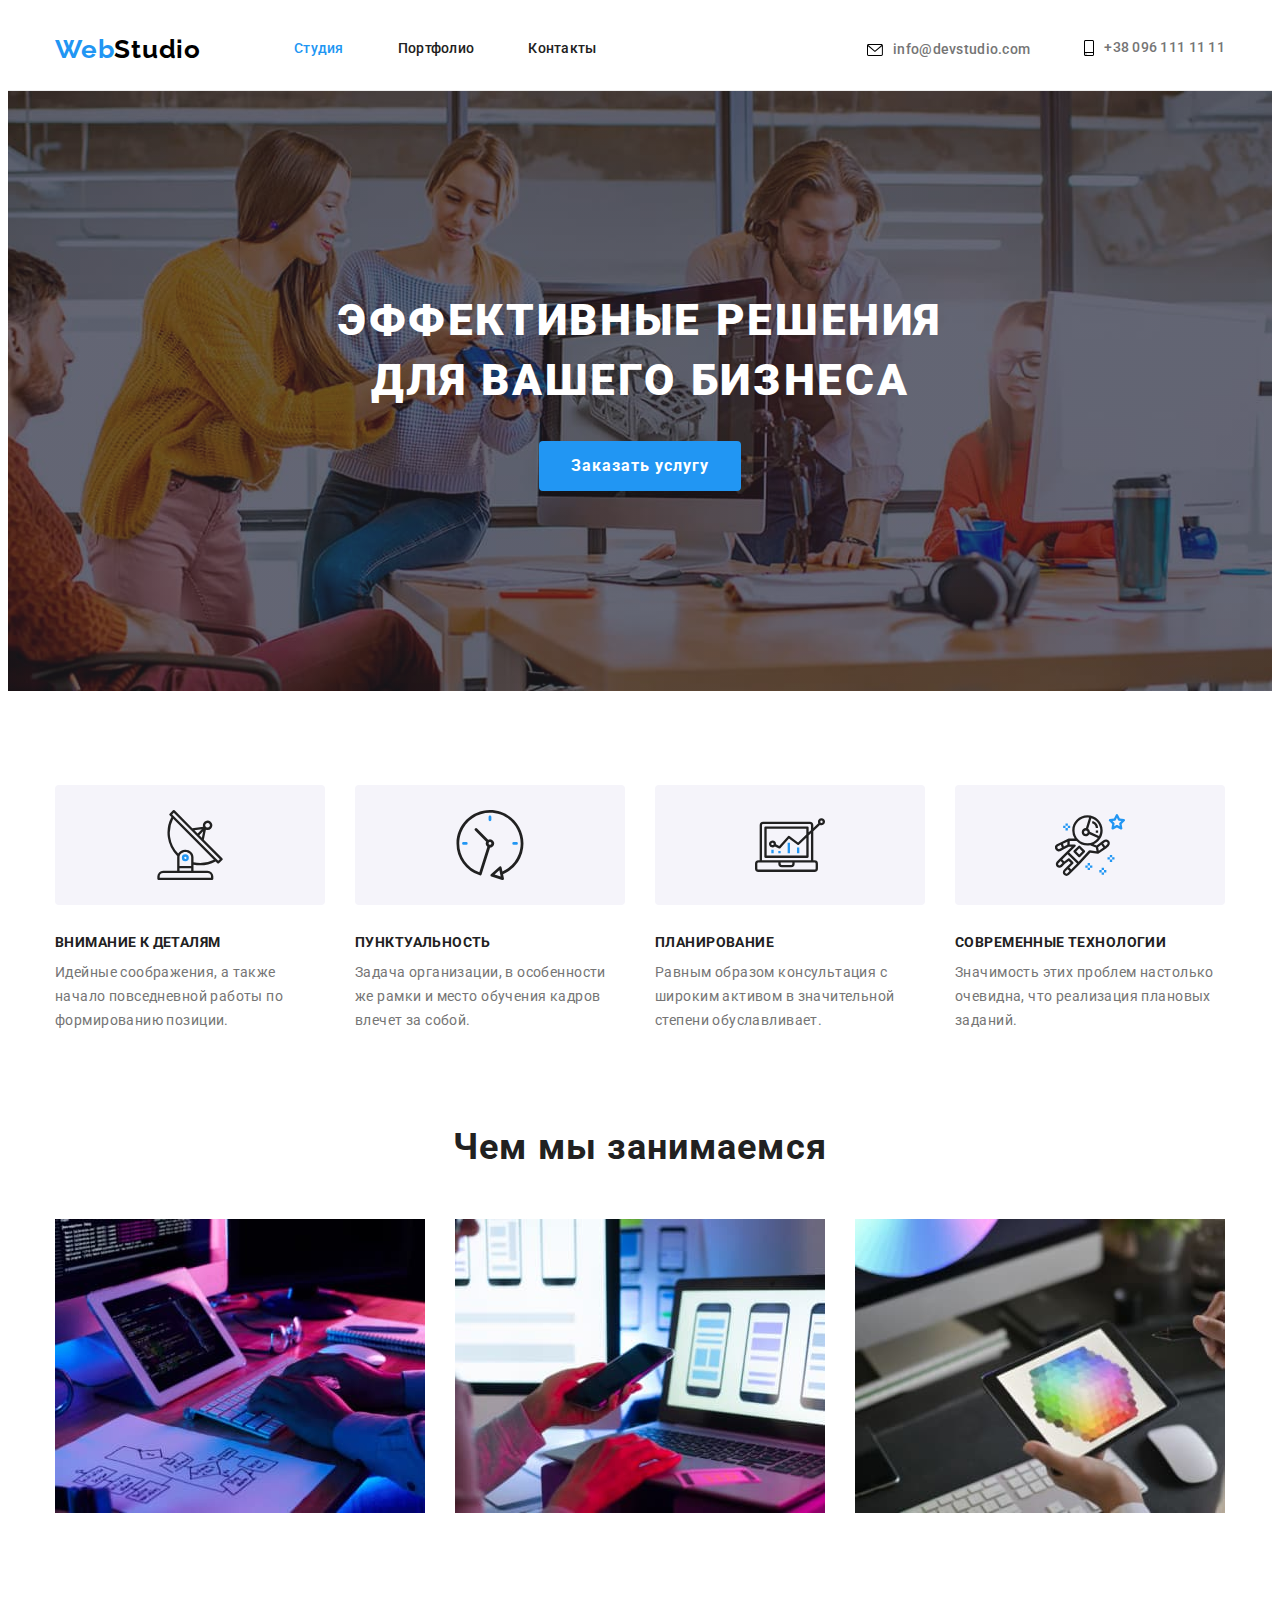
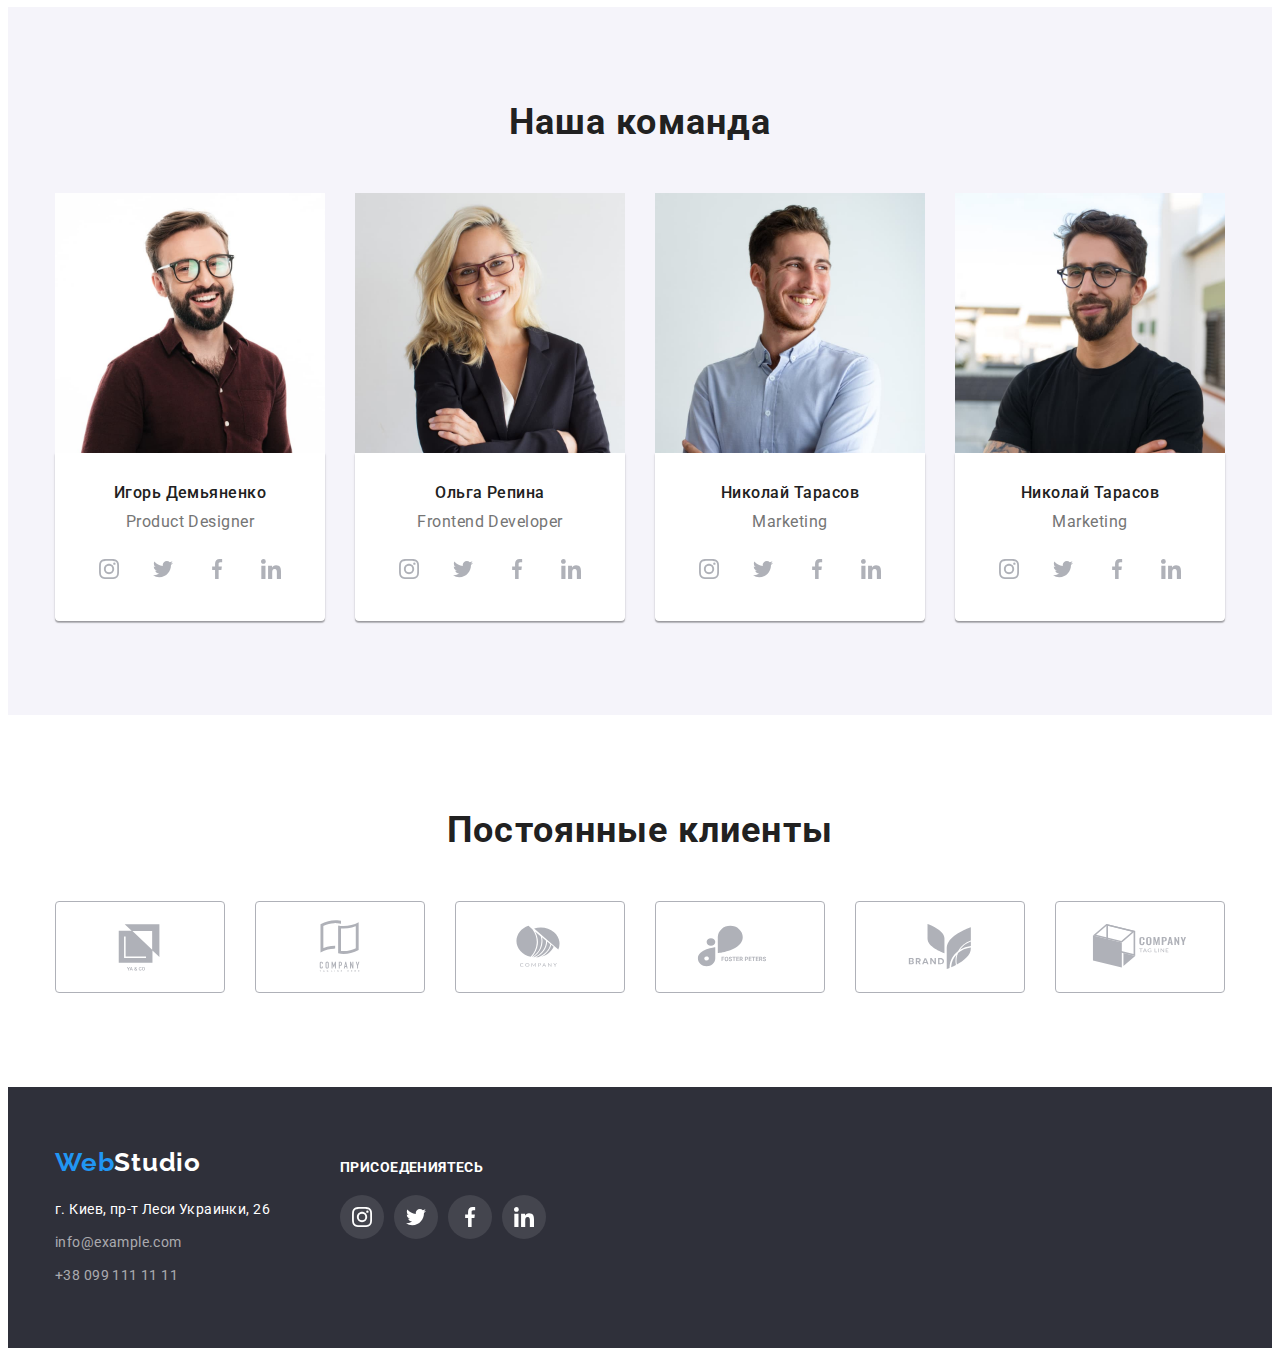
<file: index.html>
<!DOCTYPE html>
<html lang="ru">
  <head>
    <meta charset="UTF-8" />
    <meta http-equiv="X-UA-Compatible" content="IE=edge" />
    <meta name="viewport" content="width=device-width, initial-scale=1.0" />
    <title>Document</title>

    <link rel="preconnect" href="https://fonts.googleapis.com" />
    <link rel="preconnect" href="https://fonts.gstatic.com" crossorigin />
    <link
      href="https://fonts.googleapis.com/css2?family=Raleway:wght@700&family=Roboto:wght@400;500;700;900&display=swap"
      rel="stylesheet"
    />

    <link
      rel="stylesheet"
      href="https://cdnjs.cloudflare.com/ajax/libs/modern-normalize/1.1.0/modern-normalize.min.css"
      integrity="sha512-wpPYUAdjBVSE4KJnH1VR1HeZfpl1ub8YT/NKx4PuQ5NmX2tKuGu6U/JRp5y+Y8XG2tV+wKQpNHVUX03MfMFn9Q=="
      crossorigin="anonymous"
      referrerpolicy="no-referrer"
    />

    <link rel="stylesheet" href="./css/styles.css" />
  </head>

  <body>
    <header class="header">
      <div class="container">
        <div class="header-inner">
          <a class="header-logo link" href="" lang="en"
            >Web<span class="logo-light link">Studio</span>
          </a>
          <nav class="header-nav">
            <ul class="nav-list list">
              <li class="nav-item">
                <a class="nav-link link prime" href="./index.html">Студия</a>
              </li>
              <li class="nav-item">
                <a class="nav-link link" href="./portfolio.html">Портфолио</a>
              </li>
              <li class="nav-item">
                <a class="nav-link link" href="">Контакты</a>
              </li>
            </ul>
          </nav>
          <ul class="contact-list list">
            <li class="contact-items">
              <a class="contact-link link" href="mailto:info@devstudio.com" lang="en"
                ><svg class="contact-logo" width="16" height="12">
                  <use href="./images/symbol-defs.svg#icon-envelope">
                  </use>
                  </svg>info@devstudio.com</a>
            </li>
            <li class="contact-items">
              <a class="contact-link link" href="tel:+380961111111">
                <svg class="contact-logo" width="10" height="16">
                <use href="./images/symbol-defs.svg#icon-smartphone">
                </use>
                </svg>+38 096 111 11 11</a>
            </li>
          </ul>
        </div>
      </div>
    </header>
    <main>
      <section class="hero">
        <div class="container">
          <h1 class="hero-title">Эффективные решения для вашего бизнеса</h1>
          <button class="btn" type="button">Заказать услугу</button>
        </div>
      </section>
      <section class="quality section">
        <div class="container">
          <h2 class="visually-hidden">Качество команды</h2>
          <ul class="quality-list list">
            <li class="quality-item">
              <div class="quality-icon">
                <svg class="quality-logo" width="70" height="70">
                <use href="./images/symbol-defs.svg#icon-antenna">
                </use>
                </svg>
              </div>
              <h3 class="quality-title">Внимание к деталям</h3>
              <p class="quality-description">
                Идейные соображения, а также начало повседневной работы по формированию позиции.
              </p>
            </li>
            <li class="quality-item">
              <div class="quality-icon">
                <svg class="quality-logo" width="70" height="70">
                <use href="./images/symbol-defs.svg#icon-clock">
                </use>
                </svg>
              </div>
              <h3 class="quality-title">Пунктуальность</h3>
              <p class="quality-description">
                Задача организации, в особенности же рамки и место обучения кадров влечет за собой.
              </p>
            </li>
            <li class="quality-item">
              <div class="quality-icon">
                <svg class="quality-logo" width="70" height="70">
                <use href="./images/symbol-defs.svg#icon-diagram">
                </use>
                </svg>
              </div>
              <h3 class="quality-title">Планирование</h3>
              <p class="quality-description">
                Равным образом консультация с широким активом в значительной степени обуславливает.
              </p>
            </li>
            <li class="quality-item">
              <div class="quality-icon">
                <svg class="quality-logo" width="70" height="70">
                <use href="./images/symbol-defs.svg#icon-astronaut">
                </use>
                </svg>
              </div>
              <h3 class="quality-title">Современные технологии</h3>
              <p class="quality-description">
                Значимость этих проблем настолько очевидна, что реализация плановых заданий.
              </p>
            </li>
          </ul>
        </div>
      </section>
      <section class="work section">
        <div class="container">
          <h2 class="work-subtitle">Чем мы занимаемся</h2>
          <ul class="work-list list">
            <li class="work-item">
              <img src="./images/layout1.jpg" alt="Верстка" width="370" />
            </li>
            <li class="work-item">
              <img src="./images/design1.jpg" alt="Дизайн" width="370" />
            </li>
            <li class="work-item">
              <img src="./images/project.jpg" alt="Стиль" width="370" />
            </li>
          </ul>
        </div>
      </section>
      <section class="team section">
        <div class="container">
          <h2 class="team-subtitle">Наша команда</h2>
          <ul class="team-list list">
            <li class="team-item">
              <img src="./images/igor-demianenko.jpg" alt="Игорь Демьяненко" width="270" />
              <div class="team-wrap">
                <h3 class="team-members">Игорь Демьяненко</h3>
                <p class="speciality" lang="en">Product Designer</p>
                <ul class="team-social-list list">
                  <li class="team-social-item"> 
                    <a href="#" class="team-link" >
                     <svg class="clients-social" width="20" height="20">
                       <use href="./images/symbol-defs.svg#icon-instagram">
                       </use>
                       </svg>
                    </a>
                 <li class="team-social-item"> 
                   <a href="#" class="team-link" >
                    <svg class="clients-social" width="20" height="20">
                     <use href="./images/symbol-defs.svg#icon-twitter">
                      </use>
                     </svg>
                   </a>
                 <li class="team-social-item"> 
                  <a href="#" class="team-link" >
                    <svg class="clients-social" width="20" height="20">
                      <use href="./images/symbol-defs.svg#icon-facebook">
                        </use>
                      </svg>
                   </a>
                <li class="team-social-item"> 
                  <a href="#" class="team-link" >
                    <svg class="clients-social" width="20" height="20">
                     <use href="./images/symbol-defs.svg#icon-linkedin">
                      </use>
                     </svg>
                  </a>
                </ul>
              </div>
            </li>
            <li class="team-item">
              <img src="./images/olga-repina.jpg" alt="Ольга Репина" width="270" />
              <div class="team-wrap">
                <h3 class="team-members">Ольга Репина</h3>
                <p class="speciality" lang="en">Frontend Developer</p>
                <ul class="team-social-list list">
                  <li class="team-social-item"> 
                    <a href="#" class="team-link" >
                     <svg class="clients-social" width="20" height="20">
                       <use href="./images/symbol-defs.svg#icon-instagram">
                        </use>
                       </svg>
                    </a>
                 <li class="team-social-item"> 
                   <a href="#" class="team-link" >
                    <svg class="clients-social" width="20" height="20">
                     <use href="./images/symbol-defs.svg#icon-twitter">
                      </use>
                     </svg>
                   </a>
                 <li class="team-social-item"> 
                  <a href="#" class="team-link" >
                    <svg class="clients-social" width="20" height="20">
                      <use href="./images/symbol-defs.svg#icon-facebook">
                        </use>
                      </svg>
                   </a>
                <li class="team-social-item"> 
                  <a href="#" class="team-link" >
                    <svg class="clients-social" width="20" height="20">
                     <use href="./images/symbol-defs.svg#icon-linkedin">
                      </use>
                     </svg>
                  </a>
                </ul>
              </div>
            </li>
            <li class="team-item">
              <img src="./images/nikolai-tarasov.jpg" alt="Николай Тарасов" width="270" />
              <div class="team-wrap">
                <h3 class="team-members">Николай Тарасов</h3>
                <p class="speciality" lang="en">Marketing</p>
                <ul class="team-social-list list">
                  <li class="team-social-item"> 
                    <a href="#" class="team-link" >
                     <svg class="clients-social" width="20" height="20">
                       <use href="./images/symbol-defs.svg#icon-instagram">
                        </use>
                       </svg>
                    </a>
                 <li class="team-social-item"> 
                   <a href="#" class="team-link" >
                    <svg class="clients-social" width="20" height="20">
                     <use href="./images/symbol-defs.svg#icon-twitter">
                      </use>
                     </svg>
                   </a>
                 <li class="team-social-item"> 
                  <a href="#" class="team-link" >
                    <svg class="clients-social" width="20" height="20">
                      <use href="./images/symbol-defs.svg#icon-facebook">
                        </use>
                      </svg>
                   </a>
                <li class="team-social-item"> 
                  <a href="#" class="team-link" >
                    <svg class="clients-social" width="20" height="20">
                     <use href="./images/symbol-defs.svg#icon-linkedin">
                      </use>
                     </svg>
                  </a>
                </ul>
              </div>
            </li>
            <li class="team-item">
              <img src="./images/mihail-ermakov.jpg" alt="Михаил Ермаков" width="270" />
              <div class="team-wrap">
                <h3 class="team-members">Николай Тарасов</h3>
                <p class="speciality" lang="en">Marketing</p>
                <ul class="team-social-list list">
                  <li class="team-social-item"> 
                    <a href="#" class="team-link" >
                     <svg class="clients-social" width="20" height="20">
                       <use href="./images/symbol-defs.svg#icon-instagram">
                        </use>
                       </svg>
                    </a>
                 <li class="team-social-item"> 
                   <a href="#" class="team-link" >
                    <svg class="clients-social" width="20" height="20">
                     <use href="./images/symbol-defs.svg#icon-twitter">
                      </use>
                     </svg>
                   </a>
                 <li class="team-social-item"> 
                  <a href="#" class="team-link" >
                    <svg class="clients-social" width="20" height="20">
                      <use href="./images/symbol-defs.svg#icon-facebook">
                        </use>
                      </svg>
                   </a>
                <li class="team-social-item"> 
                  <a href="#" class="team-link" >
                    <svg class="clients-social" width="20" height="20">
                     <use href="./images/symbol-defs.svg#icon-linkedin">
                      </use>
                     </svg>
                  </a>
                </ul>
              </div>
            </li>
          </ul>
        </div>
      </section>
      <section class="clients section">
        <div class="container">
          <h2 class="clients-subtitle">Постоянные клиенты</h2>
        <ul class="clients-list list">
          <li class="clients-item"> 
           <a href="#" class="clients-link" >
            <svg class="clients-logo" width="106" height="60">
              <use href="./images/symbol-defs.svg#icon-Logoya-co">
                </use>
              </svg>
           </a>
           </li>
           <li class="clients-item"> 
            <a href="#" class="clients-link" >
             <svg class="clients-logo" width="106" height="60">
               <use href="./images/symbol-defs.svg#icon-Logotaglin">
                </use>
               </svg>
            </a>
            </li>
            <li class="clients-item"> 
              <a href="#" class="clients-link" >
               <svg class="clients-logo" width="106" height="60">
                 <use href="./images/symbol-defs.svg#icon-Logocompany">
                  </use>
                 </svg>
              </a>
              </li>
              <li class="clients-item" > 
                <a href="#" class="clients-link" >
                 <svg class="clients-logo" width="106" height="60">
                   <use href="./images/symbol-defs.svg#icon-Logofoster">
                    </use>
                   </svg>
                </a>
                </li>
                <li class="clients-item"> 
                  <a href="#" class="clients-link" >
                   <svg class="clients-logo" width="106" height="60">
                     <use href="./images/symbol-defs.svg#icon-Logobrand">
                      </use>
                     </svg>
                  </a>
                  </li>
                  <li class="clients-item"> 
                    <a href="#" class="clients-link" >
                     <svg class="clients-logo" width="106" height="60">
                       <use href="./images/symbol-defs.svg#icon-Logotagline">
                        </use>
                       </svg>
                    </a>
                    </li>
        </ul>
      </div>
      </section>
    </main>
    <footer class="footer">
      <div class="container">
       <div class="footer-block">
        <div class="footer-link">
          <a class="footer-logo link" href="" lang="en"
        >Web<span class="logo-black link">Studio</span></a
      >
      <address class="footer-addres">
        <ul class="footer-list list">
          <li class="footer-item">
            <a
              class="footer-map link"
              href="https://goo.gl/maps/xmcC9F6GGdkySyZK7"
              rel="noopener noreferrer nofollow"
              >г. Киев, пр-т Леси Украинки, 26</a
            >
          </li>
          <li class="footer-item">
            <a class="fcontact-link link" href="mailto:info@example.com" lang="en"
              >info@example.com</a
            >
          </li>
          <li class="footer-item">
            <a class="fcontact-link link" href="tel:+380991111111">+38 099 111 11 11</a>
          </li>
        </ul>
      </address>
        </div>
        <div class="footer-social">
          <h2 class="footer-title">Присоедениятесь</h2>
      <ul class="footer-social-list list">
        <li class="footer-social-item"> 
          <a href="#" class="footer-logo-link">
            <svg class="footer-logo-social" width="20" height="20">
              <use href="./images/symbol-defs.svg#icon-instagram">
                </use>

              </svg>
           </a>
        <li class="footer-social-item "> 
          <a href="#" class="footer-logo-link">
           <svg class="footer-logo-social" width="20" height="20">
            <use href="./images/symbol-defs.svg#icon-twitter">
            </use>
            </svg>
          </a>
        <li class="footer-social-item"> 
         <a href="#" class="footer-logo-link">
           <svg class="footer-logo-social" width="20" height="20">            
             <use href="./images/symbol-defs.svg#icon-facebook">
            </use>
             </svg>
          </a>
       <li class="footer-social-item"> 
         <a href="#" class="footer-logo-link" >
           <svg class="footer-logo-social" width="20" height="20">
            <use href="./images/symbol-defs.svg#icon-linkedin">
              </use>
              </svg>
         </a>
      </ul>
        </div>
       </div>
      
      </div>
    </footer>
  </body>
</html>
</file>
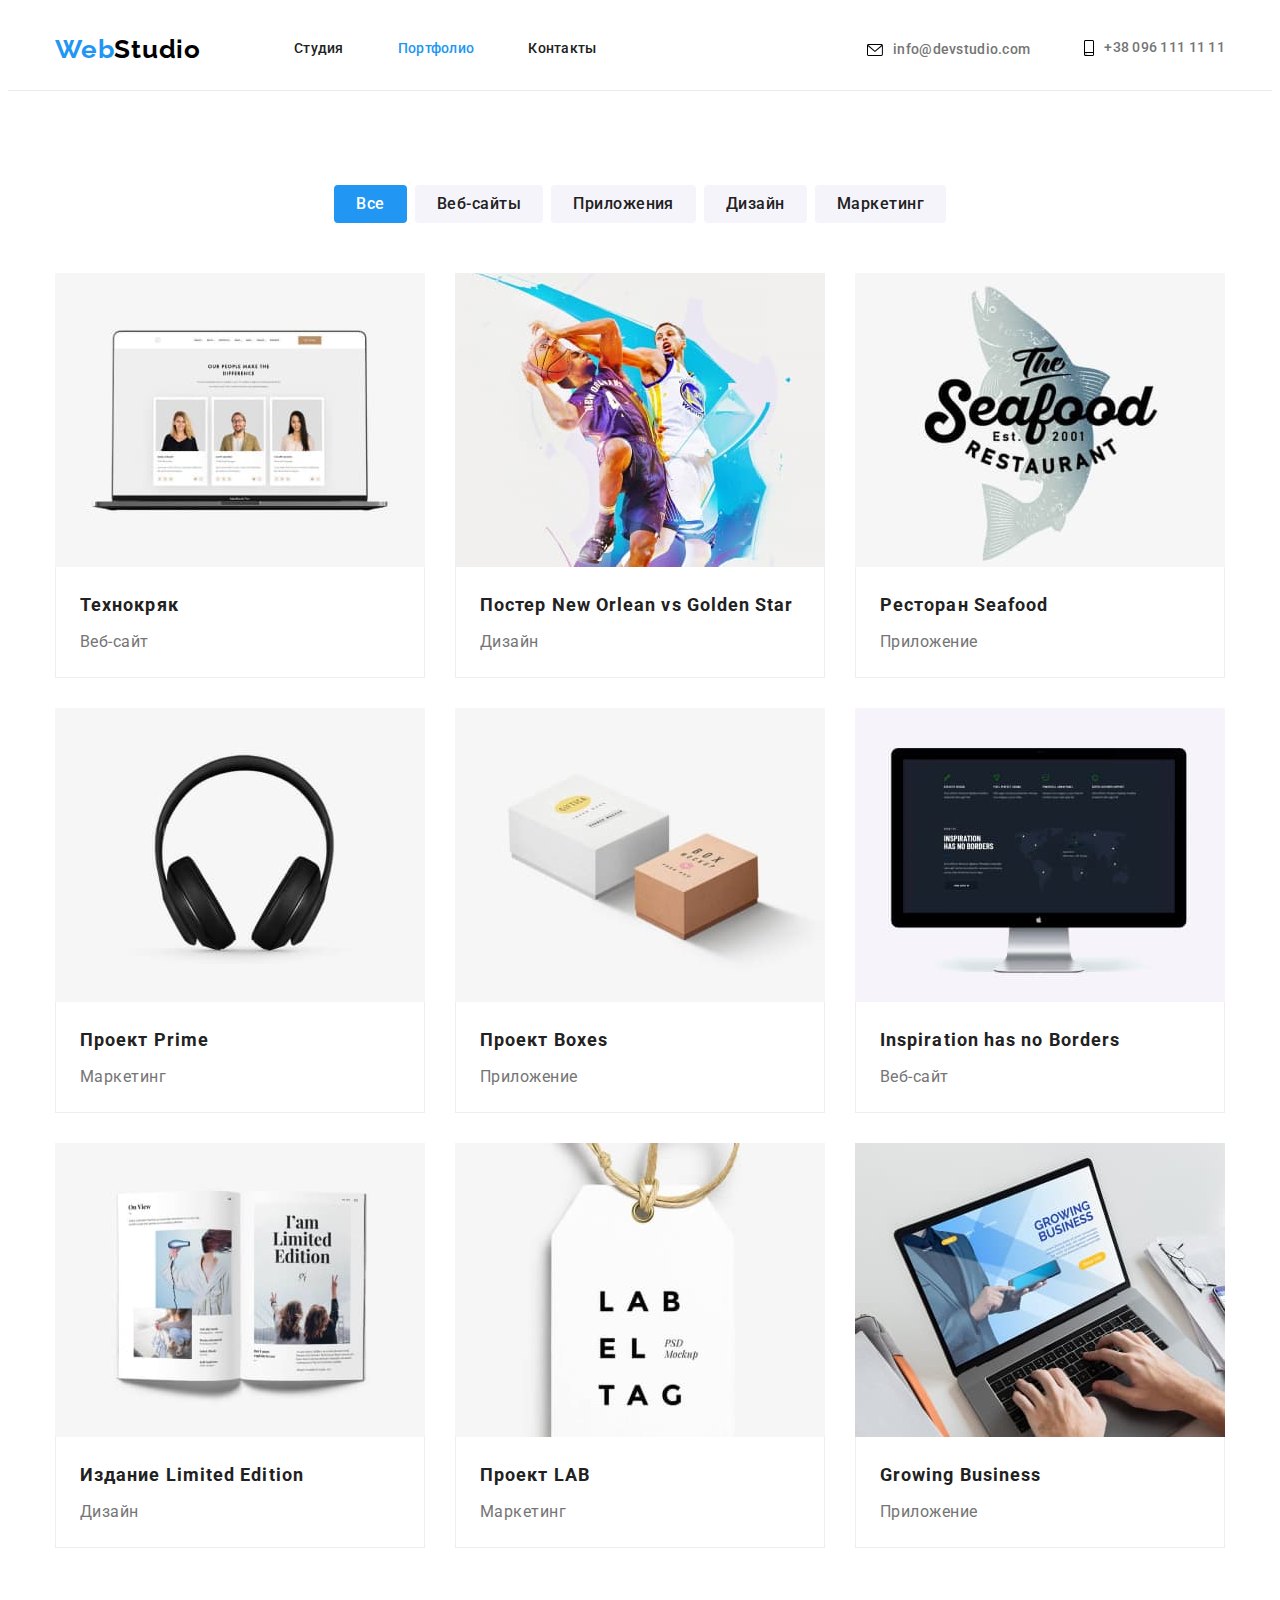
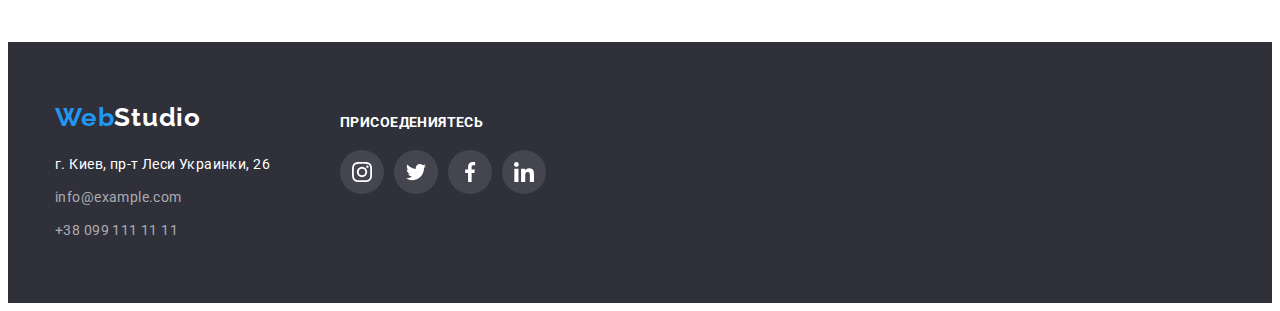
<file: portfolio.html>
<!DOCTYPE html>
<html lang="ru">
  <head>
    <meta charset="UTF-8" />
    <meta http-equiv="X-UA-Compatible" content="IE=edge" />
    <meta name="viewport" content="width=device-width, initial-scale=1.0" />
    <title>Портфоліо</title>
    
    <link rel="preconnect" href="https://fonts.googleapis.com">
<link rel="preconnect" href="https://fonts.gstatic.com" crossorigin>
<link href="https://fonts.googleapis.com/css2?family=Raleway:wght@700&family=Roboto:wght@400;500;700;900&display=swap" rel="stylesheet">
   
<link rel="stylesheet" href="https://cdnjs.cloudflare.com/ajax/libs/modern-normalize/1.1.0/modern-normalize.min.css" integrity="sha512-wpPYUAdjBVSE4KJnH1VR1HeZfpl1ub8YT/NKx4PuQ5NmX2tKuGu6U/JRp5y+Y8XG2tV+wKQpNHVUX03MfMFn9Q==" crossorigin="anonymous" referrerpolicy="no-referrer" />

    <link rel="stylesheet" href="./css/styles.css">

  </head>
   <body>
      <header class="header">
    <div class="container">
      <div class="header-inner">
      <a class="header-logo link" href="" lang="en">Web<span class="logo-light link">Studio</span> </a>
      <nav class="header-nav">
        <ul class="nav-list list">
          <li class="nav-item">
            <a class="nav-link link " href="./index.html">Студия</a>
          </li>
          <li class="nav-item">
            <a class="nav-link link prime" href="./portfolio.html">Портфолио</a>
          </li>
          <li class="nav-item">
            <a class="nav-link link" href="">Контакты</a>
          </li>
        </ul>
      </nav>
      <ul class="contact-list list">
        <li class="contact-items">
          <a class="contact-link link" href="mailto:info@devstudio.com" lang="en"
            ><svg class="contact-logo" width="16" height="12">
              <use href="./images/symbol-defs.svg#icon-envelope">
              </use>
              </svg>info@devstudio.com</a>
        </li>
        <li class="contact-items">
          <a class="contact-link link" href="tel:+380961111111">
            <svg class="contact-logo" width="10" height="16">
            <use href="./images/symbol-defs.svg#icon-smartphone">
            </use>              
            </svg>+38 096 111 11 11</a>
        </li>
      </ul>
      </div>
      </div>
    </header>
    <main>
      <section class="example section">
        <div class="container">
        <h1 class="visually-hidden">примеры работ</h1>
        <ul class="example-list list">
          <li class="example-item"><button class="example-btn active-btn" type="button">Все</button></li>
          <li class="example-item"><button class="example-btn" type="button">Веб-сайты</button></li>
          <li class="example-item"><button class="example-btn" type="button">Приложения</button></li>
          <li class="example-item"><button class="example-btn" type="button">Дизайн</button></li>
          <li class="example-item"><button class="example-btn" type="button">Маркетинг</button></li>
        </ul>
        <ul class="inst-list list">
          <li class="inst-item">
            <a class="link" href=""> <img src="./images/techno.jpg" alt="Технокряк" width="370" />
            <div class="inst-thumb">
            <h2 class="inst-title">Технокряк</h2>
            <p class="inst-text">Веб-сайт</p>
            </div>
          </a>

           </li>
          <li class="inst-item">
            <a class="link" href=""><img src="./images/poster.jpg" alt="Постер New Orlean vs Golden Star" width="370" />
            <div class="inst-thumb">
            <h2 class="inst-title">Постер New Orlean vs Golden Star</h2>
            <p class="inst-text">Дизайн</p></div></a>
            
            
          </li>
          <li class="inst-item">
            <a class="link" href=""><img src="./images/restoran.jpg" alt="Приложение" width="370" />
            <div class="inst-thumb">
            <h2 class="inst-title">Ресторан Seafood</h2>
            <p class="inst-text">Приложение</p></div></a>
            
            
          </li>
          <li class="inst-item">
            <a class="link" href=""><img src="./images/progect.jpg" alt="Проект Prime" width="370" />
            <div class="inst-thumb">
            <h2 class="inst-title">Проект Prime</h2>
            <p class="inst-text">Маркетинг</p></div></a>
            
          </li>
          <li class="inst-item">
           <a class="link" href=""> <img src="./images/boxes.jpg" alt="Проект Boxes" width="370" />
            <div class="inst-thumb">
            <h2 class="inst-title">Проект Boxes</h2>
            <p class="inst-text">Приложение</p></div></a>
            
          </li>
          <li class="inst-item">
            <a class="link" href=""><img src="./images/inspiration.jpg" alt="Inspiration has no Borders" width="370" />
            <div class="inst-thumb">
            <h2 class="inst-title">Inspiration has no Borders</h2>
            <p class="inst-text">Веб-сайт</p></div></a>
            
          </li>
          <li class="inst-item">
            <a class="link" href=""><img src="./images/limited-edition.jpg" alt="Издание Limited Edition" width="370" />
            <div class="inst-thumb"><h2 class="inst-title">Издание Limited Edition</h2>
            <p class="inst-text">Дизайн</p></div></a>
            
          </li>
          <li class="inst-item">
            <a class="link" href=""><img src="./images/lab.jpg" alt="Проект LAB" width="370" />
            <div class="inst-thumb"> <h2 class="inst-title">Проект LAB</h2>
            <p class="inst-text">Маркетинг</p></div></a>
           
          </li>
          <li class="inst-item">
            <a class="link" href=""><img src="./images/growing-b.jpg" alt="Growing Business" width="370" />
            <div class="inst-thumb"><h2 class="inst-title">Growing Business</h2>
            <p class="inst-text">Приложение</p></div></a>
            
          </li>
        </ul>
        </div>
      </section>
    </main>
    <footer class="footer">
      <div class="container">
       <div class="footer-block">
        <div class="footer-link">
          <a class="footer-logo link" href="" lang="en"
        >Web<span class="logo-black link">Studio</span></a
      >
      <address class="footer-addres">
        <ul class="footer-list list">
          <li class="footer-item">
            <a
              class="footer-map link"
              href="https://goo.gl/maps/xmcC9F6GGdkySyZK7"
              rel="noopener noreferrer nofollow"
              >г. Киев, пр-т Леси Украинки, 26</a
            >
          </li>
          <li class="footer-item">
            <a class="fcontact-link link" href="mailto:info@example.com" lang="en"
              >info@example.com</a
            >
          </li>
          <li class="footer-item">
            <a class="fcontact-link link" href="tel:+380991111111">+38 099 111 11 11</a>
          </li>
        </ul>
      </address>
        </div>
        <div class="footer-social">
          <h2 class="footer-title">Присоедениятесь</h2>
      <ul class="footer-social-list list">
        <li class="footer-social-item"> 
          <a href="#" class="footer-logo-link">
            <svg class="footer-logo-social" width="20" height="20">
              <use href="./images/symbol-defs.svg#icon-instagram">
              </use>
              </svg>
           </a>
        <li class="footer-social-item "> 
          <a href="#" class="footer-logo-link">
           <svg class="footer-logo-social" width="20" height="20">
            <use href="./images/symbol-defs.svg#icon-twitter">
            </use>
            </svg>
          </a>
        <li class="footer-social-item"> 
         <a href="#" class="footer-logo-link">
           <svg class="footer-logo-social" width="20" height="20">
             <use href="./images/symbol-defs.svg#icon-facebook">
             </use>
             </svg>
          </a>
       <li class="footer-social-item"> 
         <a href="#" class="footer-logo-link" >
           <svg class="footer-logo-social" width="20" height="20">
            <use href="./images/symbol-defs.svg#icon-linkedin">
            </use>
            </svg>
         </a>
      </ul>
        </div>
       </div>
      
      </div>
    </footer>
  </body>
</html>
</file>
<file: css/styles.css>
/* колір основного тесту #757575; */
/* колір заголовку #212121; */
/* колір Н1 #FFFFFF; */
/* колір ховера #2196F3; */
/* колір лого п.ч. #2196F3; */
/* колір лого д.ч. #000000; */

:root {
    --primery-text-color : #757575;
    --title-text-color : #212121;
    --primery-title-color : #FFFFFF;
    --hover-color : #2196F3;
    --logo-color-p1 : #2196F3;
    --maplink-text-color :#FFFFFF;
    --footer-contact-text-color : rgba(255, 255, 255, 0.6);
    --background-body-color : #ffffff;
    --background-header-color : #FFFFFF ;
    --background-hero-color : #2F303A;
    --background-team-color : #F5F4FA;
    --background-footer-color :#2F303A;
    --background-example-color : #E5E5E5;
}
html {
    box-sizing: border-box;
}

*,
*::before,
*::after {
    box-sizing: inherit;
}
/* Стили для обнуления верхних отступов у элементов */
h1,
h2,
h3,
h4,
h5,
h6,
p {
	margin-top: 0;
    margin-bottom: 0;
}



/* Свойства для корректного отображения картинок */
img {
	display: block;
	max-width: 100%;
	height: auto;
}


body {
    font-family: 'Roboto', sans-serif;
    color: var(--primery-text-color);
   
}
.list {
    list-style: none;
    padding-left: 0;
    margin: 0;
}
.link {
    text-decoration: none;
    color: inherit;
}
.link:hover,
.link:focus  {
    color: var(--hover-color) ;
    fill: var(--hover-color) ;
}

.section {
    padding: 94px 0px;
}
.container {    
    width: 1200px;
    padding-left: 15px;
    padding-right: 15px;
    margin: 0 auto;
    /* outline: 1px solid tomato; */   
}



.visually-hidden {
    position: absolute;
    white-space: nowrap;
    width: 1px;
    height: 1px;
    overflow: hidden;
    border: 0;
    padding: 0;
    clip: rect(0 0 0 0);
    clip-path: inset(50%);
    margin: -1px;
}

/* header */


.header {
   border-bottom: 1px solid #ECECEC;
   max-width: 1600px;
   margin: 0 auto;
}
.header-inner {
    display: flex;
    align-items: center;   
}

/*  logo */

.header-logo {
    margin-right: 93px;
    font-family: 'Raleway', sans-serif;
    font-weight: 700;
    font-size: 26px;
    line-height: 1.19;
    letter-spacing: 0.03em;

    color: var(--logo-color-p1);

}

.logo-light {
    color: #000000;
}
.header-logo:hover .logo-light,
.header-logo:focus .logo-light {
    color: var(--hover-color);
}

/* Nav */

.nav-link {
    display: block;
    padding-top: 32px;
    padding-bottom: 32px;
    font-weight: 500;
    font-size: 14px;
    line-height: 1.14;
    letter-spacing: 0.02em;
    color: var(--title-text-color);
}
.nav-item {
    display: inline-block;
}
.nav-item:not(:last-child) {
    margin-right: 50px;
}
.prime {
    color: #2196F3;
}
.contact-link {
    display: flex;
    flex-wrap: wrap;
    gap: 10px;
    padding-top: 32px;
    padding-bottom: 32px;
    align-items: center;
    font-weight: 500;
    font-size: 14px;
    line-height: 1.14;
    letter-spacing: 0.02em;
    color: var(--primery-text-color);
}
.contact-items:last-child {
     margin-left: 50px;
}

.contact-list {
    display: inline-block;
    margin-left: auto;
}
.contact-items {
    display: inline-block;
}


/*hero */

.hero {
    text-align: center;
    padding-top: 200px;
    padding-bottom: 200px;
    background-image: 
    linear-gradient( rgba(47, 48, 58, 0.4), 
    rgba(47, 48, 58, 0.4)),
     url(../images/hero-bg.jpg);
    background-color:  #C4C4C4;
    background-repeat: no-repeat;
    background-position: center;
    background-size: cover;
    margin: 0 auto;
    max-width: 1600px;
}
    
.hero-title {
    display: inline-block;
    width: 696px;
    margin-bottom: 30px;
    text-transform: uppercase;
    font-weight: 900;
    font-size: 44px;
    line-height: 1.36;           
    text-align: center;
    letter-spacing: 0.06em;
    color: var(--primery-title-color);
       
}
.btn {
    display: block;
    background-color: #2196F3;
    border-radius: 4px;
    padding: 10px 32px;
    min-width: 200px;
    min-height: 50px;
    border: 0px;
    margin: 0 auto;
    font-family: inherit; 
    font-weight: 700;
    font-size: 16px;
    line-height: 1.88;
    align-items: center;
    text-align: center;
    letter-spacing: 0.06em;
    color : #ffffff;
    cursor: pointer;
}
.btn:hover {
    background-color: #188CE8
}
.btn:focus {
    background-color: #188CE8
}

/* quality */

.quality {
    padding-bottom: 0px;
}


.quality-list {
    display: flex;
    gap: 30px;
}
 .quality-icon{
    display: flex;
    margin-bottom: 30px;
    align-items: center;
    justify-content: center;
    width: 270px;
    height: 120px;
    background: #F5F4FA;
    border-radius: 4px;
 }

.quality-title {
    width: 270px;
    margin-bottom: 10px;
    font-size: 14px;
    line-height: 1.14;
    letter-spacing: 0.03em;
    text-transform: uppercase;
    color : var(--title-text-color);
}
.quality-description {
    width: 270px;
    font-size: 14px;
    line-height: 1.71;
    letter-spacing: 0.03em;
}

/* work */

.work-subtitle {
        margin-bottom: 50px;
        font-size: 36px;
        line-height: 1.17;
        text-align: center;
        letter-spacing: 0.03em;
        color: var(--title-text-color);
}
.work-list {
    display: flex;
    gap: 30px;
}

/* team */

.team {
    background-color: var(--background-team-color);
}
.team-subtitle {
    margin-bottom: 50px;
        font-size: 36px;
        line-height: 1.17;
        text-align: center;
        letter-spacing: 0.03em;
        color: var(--title-text-color);
}
.team-list {
    display: flex;
    gap: 30px;
}
.team-item {
    background-color: #fff;
    border-radius: 0px 0px 4px 4px;
}
.team-wrap {
    padding: 30px 0px;
    box-shadow: 0px 1px 3px 
    rgba(0, 0, 0, 0.12), 0px 1px 1px 
    rgba(0, 0, 0, 0.14), 0px 2px 1px
    rgba(0, 0, 0, 0.2);
    border-radius: 0px 0px 4px 4px;
}
.team-members {
        margin-bottom: 10px;
        font-weight: 500;
        font-size: 16px;
        line-height: 1.19;
        text-align: center;
        letter-spacing: 0.03em;
        color: var(--title-text-color);
}
.speciality {
        font-size: 16px;
        line-height: 1.19;
        text-align: center;
        letter-spacing: 0.03em;
        margin-bottom: 16px;
}
.team-social-list {
    display: flex;
    flex-wrap: wrap;
    gap: 10px;
    align-items: center;
    justify-content: center;
}
.team-social-item {
    display: flex;
    width: 44px;
    height: 44px;
    align-items: center;
    justify-content: center;
    border-radius: 50%;
}
.team-link{
    display: flex;
    fill: #AFB1B8;
    width: 100%;
    height: 100%;
    align-items: center;
    justify-content: center;
    border-radius: 50%;
}
.team-link:hover,
.team-link:focus {
    background-color: var(--logo-color-p1 );
    fill: #FFFFFF; 
}
 

/* clients */
.clients-subtitle{
    margin-bottom: 50px;
    font-size: 36px;
    line-height: 1.17;
    text-align: center;
    letter-spacing: 0.03em;
    color: var(--title-text-color);
}



.clients-list {
    display: flex;
    flex-wrap: wrap;
    gap: 30px;   
}

.clients-item {
    width: 170px;
    height: 92px;  
    margin: 0 auto;
}


.clients-link:hover,
.clients-link:focus  {
    fill: var(--logo-color-p1 );
    border: 1px solid var(--logo-color-p1 );
border-radius: 4px;
}
.clients-link { 
    display: flex;
    align-items: center;
    justify-content: center;
    width: 100%;
    height: 100%;   
    border: 1px solid #AFB1B8;
    border-radius: 4px;
    fill:#AFB1B8;
}   

/* footer */

.footer {
    background-color: var(--background-footer-color);
    padding-top: 60px;
    padding-bottom: 60px;
}
.footer-block{
    display: flex;
    flex-wrap: wrap;
    gap: 70px;
}
.footer-logo {
    display: inline-block;
    margin-bottom: 20px;
    font-family: 'Raleway';
    font-weight: 700;
    font-size: 26px;
    line-height: 1.19;
    letter-spacing: 0.03em;
    color: var(--logo-color-p1);
}

.logo-black {
    color: var(--maplink-text-color);
}
.footer-logo:hover .logo-black,
.footer-logo:focus .logo-black {
    color: var(--hover-color);
}

.footer-item:not(:last-child){
     margin-bottom: 9px;
}
.footer-addres {
    font-style: normal;
}
.footer-map {
    font-size: 14px;
    line-height: 1.71;
    letter-spacing: 0.03em;
    color: var(--maplink-text-color);
}

.fcontact-link {
    font-size: 14px;
    line-height: 1.71;
    letter-spacing: 0.03em;
    color: rgba(255, 255, 255, 0.6);
}
.footer-title {
    margin-top: 12px;
    margin-bottom: 20px;
    font-size: 14px;
    line-height: 16px;
    letter-spacing: 0.03em;
    text-transform: uppercase;
    color: #FFFFFF;
}
.footer-social{
    display: inline-block;
}
.footer-social-list {
    display: flex;
    flex-wrap: wrap;
    gap: 10px;
}
.footer-item{
    display: flex;
    flex-wrap: wrap;
    gap: 10px;
}
.footer-logo-link{
    display: flex;
    width: 44px;
    height: 44px;
    align-items: center;
    justify-content: center;
    background: rgba(255, 255, 255, 0.1);
    border-radius: 50%;
    /* border: 1px solid red; */
}
.footer-logo-social{
    fill: #FFFFFF;
}
.footer-logo-link:hover,
.footer-logo-link:focus{
    background: var(--hover-color);
}

/* portfolio btn */

.nav-link .link:active{
    color: var(--hover-color);
}
.example-list {
    display: flex;
    text-align: center;
    justify-content: center;
    gap: 8px;
    margin-bottom: 50px;
}

.example-btn {
    cursor: pointer;
}
.example-btn.active-btn {
   background-color: var(--hover-color);
   color: var(--maplink-text-color);
}

.example-btn:hover,
.example-btn:focus {
    background-color: var(--hover-color);
    color: var(--maplink-text-color);
    box-shadow: 0px 3px 1px
     rgba(0, 0, 0, 0.1), 0px 1px 2px
     rgba(0, 0, 0, 0.08), 0px 2px 2px 
     rgba(0, 0, 0, 0.12);
}
.example-btn {
    padding: 6px 22px;
    border-radius: 4px;
    border: transparent;
    min-width: 73px;
    background-color: var(--background-team-color);
    font-family: inherit;
    font-weight: 500;
    font-size: 16px;
    line-height: 1.62;
    text-align: center;
    letter-spacing: 0.03em;
    color: var(--title-text-color);
}
.inst-list {
    display: flex;
    flex-wrap: wrap;
    gap: 30px;
}
.inst-thumb{
    padding: 20px 24px;
    border: 1px solid #EEEEEE;
    border-top: none;               
}
.inst-item:hover{
    box-shadow: 0px 1px 1px
     rgba(0, 0, 0, 0.12), 0px 4px 4px 
     rgba(0, 0, 0, 0.06), 1px 4px 6px 
     rgba(0, 0, 0, 0.16);           
}

.inst-title {
    margin-bottom:  4px;
    font-weight: 700;
    font-size: 18px;
    line-height: 2.0;           
    letter-spacing: 0.06em;
    color: var(--title-text-color);
}
.inst-text {
    font-size: 16px;
    line-height:1.88;
    letter-spacing: 0.03em;
    color: var(--primery-text-color);
}
</file>
